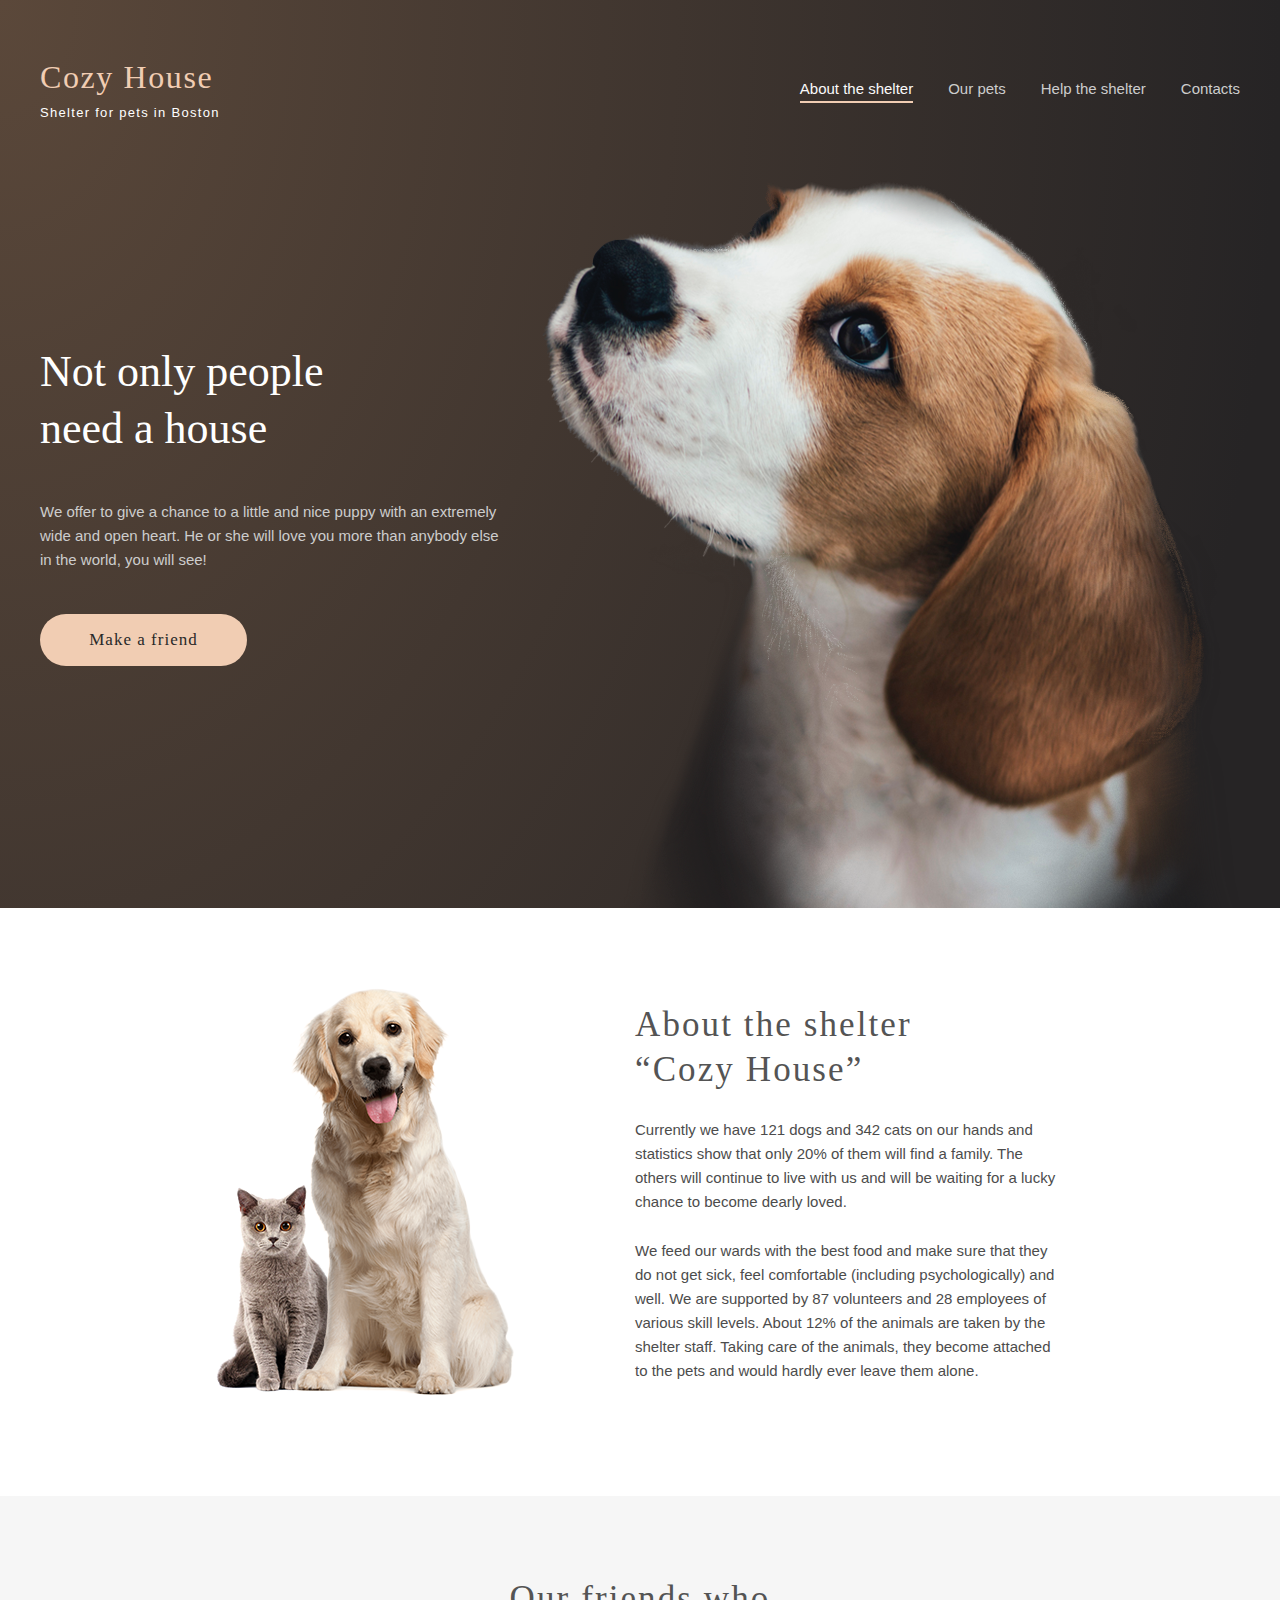
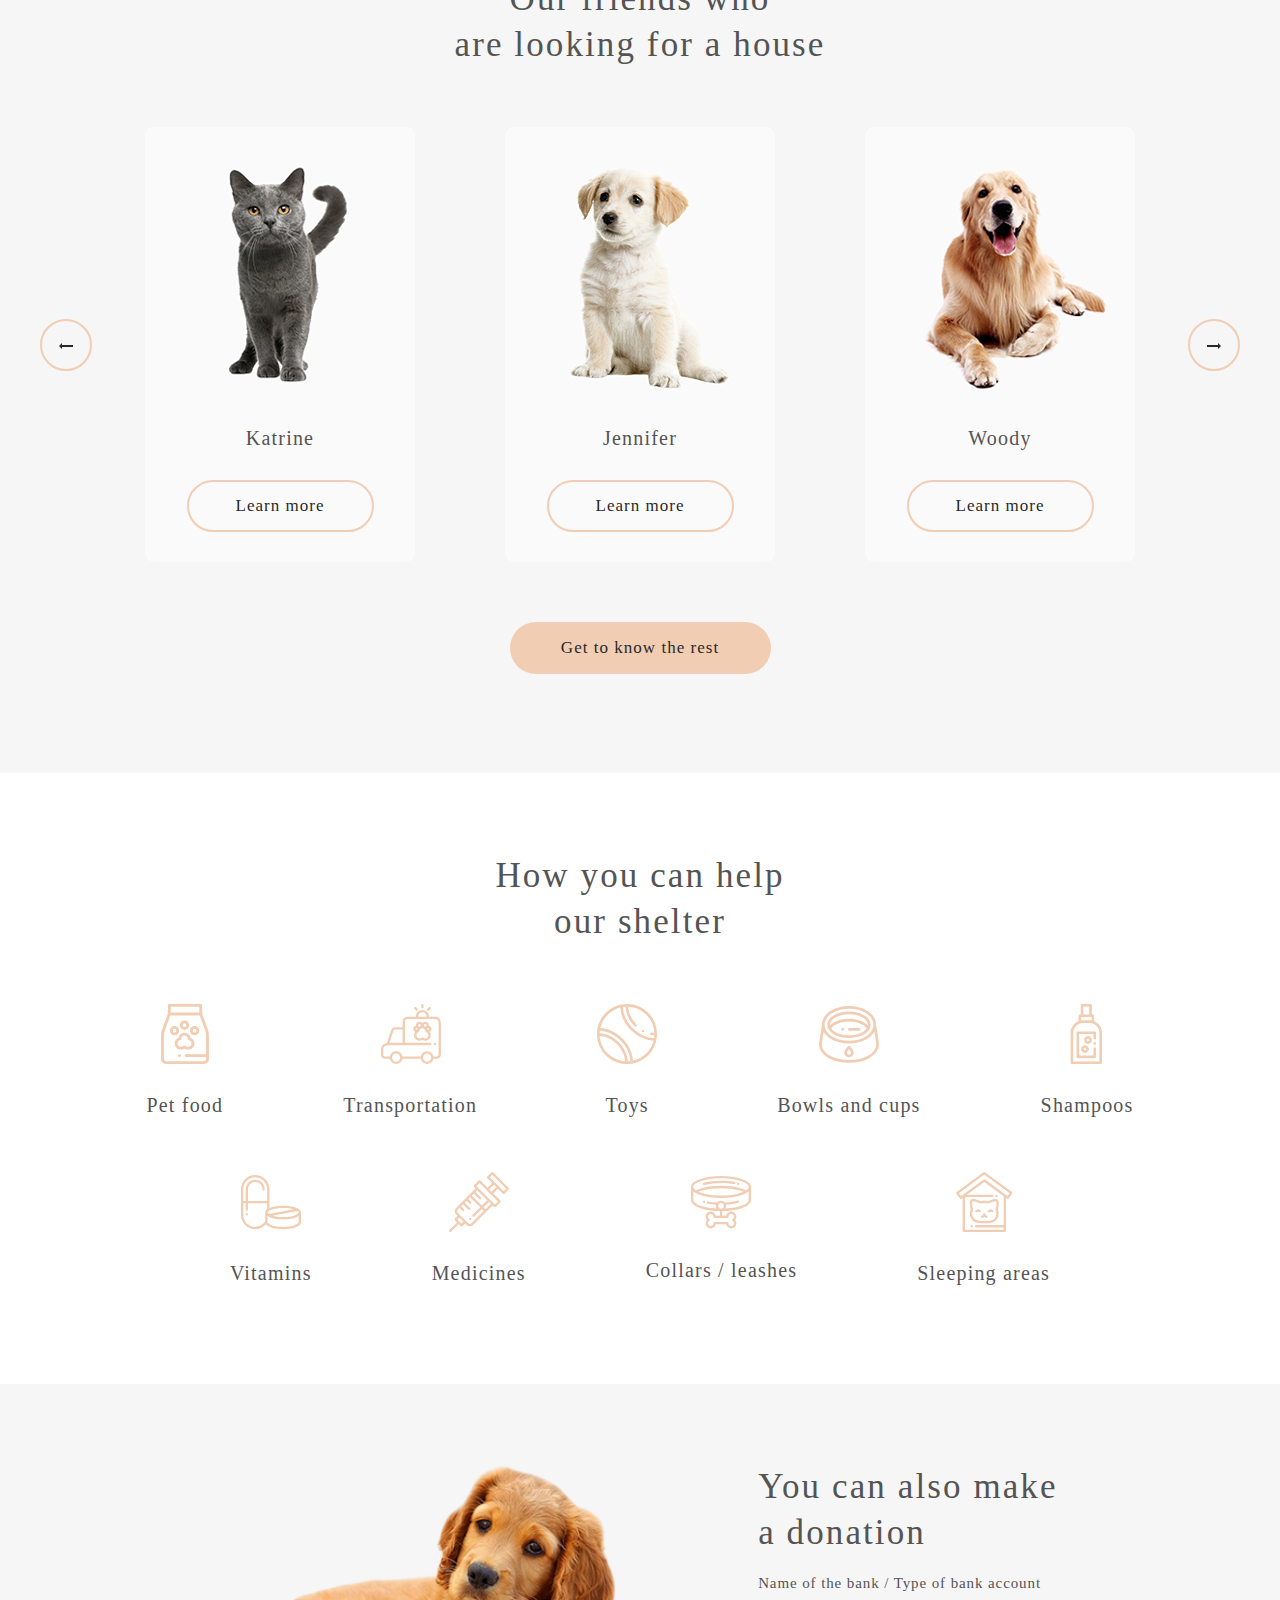
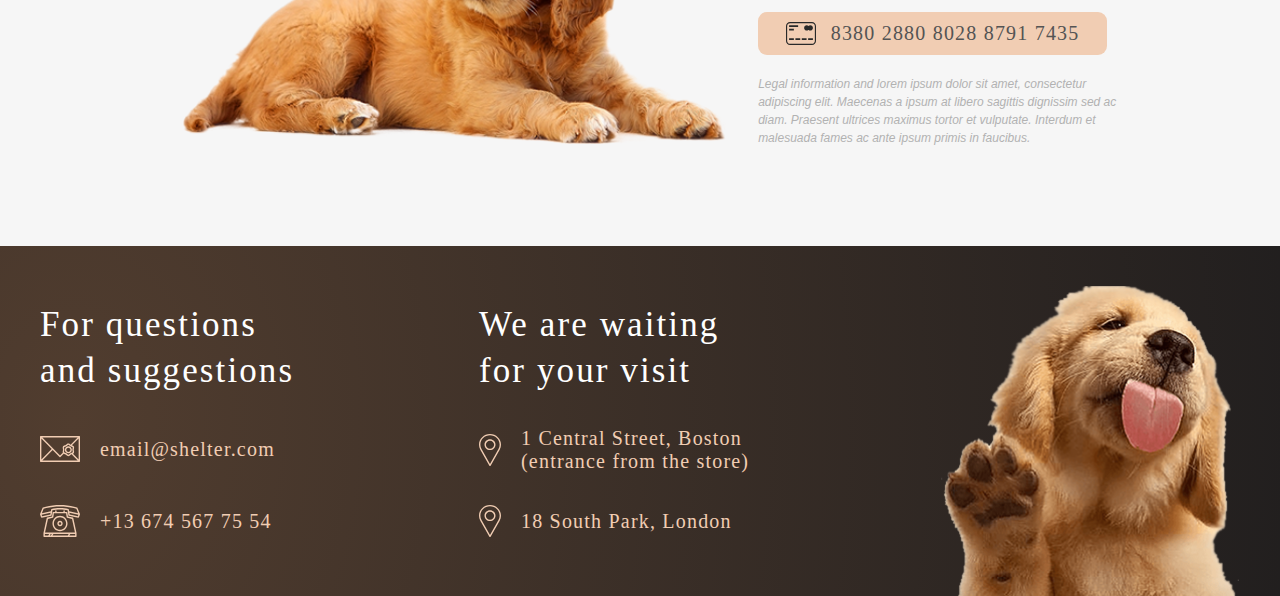
<file: pages/main/index.html>
<!DOCTYPE html>
<html lang="en">
    <head>
        <meta charset="utf-8">
        <meta name="viewport" content="width=device-width, initial-scale=1">
        <title>Shelter</title>
        <link href="http://fonts.cdnfonts.com/css/georgia?styles=27676" rel="stylesheet">
        <link href="http://fonts.cdnfonts.com/css/arial?styles=48878" rel="stylesheet">
        <link rel="stylesheet" href="../sass/style.css">
    </head>
    <body>

        <div class="start_screen_container">
            <div class="wrapper">
                <header class="header_main">
                    <div class="logo">
                        <a href="index.html" class="logo_title">Cozy House</a>
                        <p class="subtitle">Shelter for pets in Boston</p>
                    </div>
                    <nav>
                        <ul class="navigation">
                            <li id="select" class="select"><a href="#" class="navigation__link navigation__link_active">About the shelter</a></li>
                            <li><a href="../pets/index.html" class="navigation__link">Our pets</a></li>
                            <li><a href="#help_anchor" class="navigation__link">Help the shelter</a></li>
                            <li><a href="#footer_anchor" class="navigation__link">Contacts</a></li>
                        </ul>
                    </nav>   
                </header>
                <header class="header_main_mobile">
                    <div class="logo">
                        <a href="index.html" class="logo_title">Cozy House</a>
                        <p class="subtitle">Shelter for pets in Boston</p>
                    </div>
                    <span class="hamburger">
                        <span class="hamburger__line"></span>
                    </span>
                </header>
                <div class="start_screen_content">
                    <div class="content">
                        <h1 class="heading">Not only people need a house</h1>
                        <p class="subheading">We offer to give a chance to a little and nice puppy with an extremely wide and open heart. He or she will love you more than anybody else in the world, you will see!</p>
                        <div class="button_primary__container"><button class="button_primary"><a href="#pets_anchor" class="button_primary__link">Make a friend</a></button></div>
                    </div>
                    <img src="../../assets/images/start-screen-puppy.png" class="start-screen-puppy">
                    <img src="../../assets/images/start-screen-puppy-tablet.png" class="start-screen-puppy-tablet">
                    <img src="../../assets/images/start-screen-puppy-mobile.png" class="start-screen-puppy-mobile">
                </div>
            </div>
        </div>

        <div class="about">
            <div class="wrapper">
                <div class="about_content">
                    <img src="../../assets/images/about-pets.png" alt="about-pets" class="about_pets">
                    <img src="../../assets/images/about-pets-mobile.png" alt="about-pets" class="about_pets_mobile">
                    <div class="about_text">
                        <p class="about_heading">About the shelter “Cozy House”</p>
                        <p class="about_subheading">Currently we have 121 dogs and 342 cats on our hands and statistics show that only 20% of them will find a family. The others will continue to live with us and will be waiting for a lucky chance to become dearly loved.</p>
                        <p class="about_subheading">We feed our wards with the best food and make sure that they do not get sick, feel comfortable (including psychologically) and well. We are supported by 87 volunteers and 28 employees of various skill levels. About 12% of the animals are taken by the shelter staff. Taking care of the animals, they become attached to the pets and would hardly ever leave them alone.</p>
                    </div>
                </div>
            </div>
        </div>

        <div class="pets" id="pets_anchor">
            <div class="wrapper">
                <p class="pets_heading">Our friends who
                    are looking for a house</p>
                <div class="slider">
                    <button class="arrow"><img src="../../assets/icons/left_arrow.svg" alt="arrow"></button>
                    <div class="cards">
                        <div class="card">
                            <img src="../../assets/images/pets-katrine.png" alt="pet">
                            <p class="pet_name">Katrine</p>
                            <button class="card_button"><a href="#" class="button_primary__link">Learn more</a></button>
                        </div>
                        <div class="card card_mobile">
                            <img src="../../assets/images/pets-jennifer.png" alt="pet">
                            <p class="pet_name">Jennifer</p>
                            <button class="card_button"><a href="#" class="button_primary__link">Learn more</a></button>
                        </div>
                        <div class="card card_tablet card_mobile">
                            <img src="../../assets/images/pets-woody.png" alt="pet">
                            <p class="pet_name">Woody</p>
                            <button class="card_button"><a href="#" class="button_primary__link">Learn more</a></button>
                        </div>
                        <div class="arrow_mobile_buttons">
                            <button class="arrow_mobile"><img src="../../assets/icons/left_arrow.svg" alt="arrow"></button>
                            <button class="arrow_mobile"><img src="../../assets/icons/right_arrow.svg" alt="arrow"></button>
                        </div>
                    </div>
                    <button class="arrow"><img src="../../assets/icons/right_arrow.svg" alt="arrow"></button>
                </div>
                <button class="pets_button"><a href="../pets/index.html" class="button_primary__link">Get to know the rest</a></button>
            </div>
        </div>

        <div class="help" id="help_anchor">
            <div class="wrapper">
                <p class="help_heading">How you can help our shelter</p>
                <div class="list">
                    <div class="list__item list__item_margin list__item_tablet">
                        <img src="../../assets/icons/icon-pet-food.svg">
                        <p class="icon_text">Pet food</p>
                    </div>
                    <div class="list__item list__item_margin list__item_tablet">
                        <img src="../../assets/icons/icon-transportation.svg">
                        <p class="icon_text">Transportation</p>
                    </div>
                    <div class="list__item list__item_margin">
                        <img src="../../assets/icons/icon-toys.svg">
                        <p class="icon_text">Toys</p>
                    </div>
                    <div class="list__item list__item_margin list__item_tablet">
                        <img src="../../assets/icons/icon-bowls-and-cups.svg">
                        <p class="icon_text">Bowls and cups</p>
                    </div>
                    <div class="list__item list__item_tablet">
                        <img src="../../assets/icons/icon-shampoos.svg">
                        <p class="icon_text">Shampoos</p>
                    </div>
                    <div class="list__item list__item_margin list__item_down">
                        <img src="../../assets/icons/icon-vitamins.svg">
                        <p class="icon_text">Vitamins</p>
                    </div>
                    <div class="list__item list__item_margin list__item_down list__item_tablet">
                        <img src="../../assets/icons/icon-medicines.svg">
                        <p class="icon_text">Medicines</p>
                    </div>
                    <div class="list__item list__item_margin list__item_down list__item_tablet">
                        <img src="../../assets/icons/collars-or-leashes.svg">
                        <p class="icon_text">Collars / leashes</p>
                    </div>
                    <div class="list__item list__item_down">
                        <img src="../../assets/icons/icon-sleeping-area.svg">
                        <p class="icon_text">Sleeping areas</p>
                    </div>
                </div>
            </div>
        </div>

        <div class="donation">
            <div class="donation_main">
                <img src="../../assets/images/donation-dog.png" alt="doggy">
                <div class="donation_content">
                    <p class="donation_heading">You can also make a donation</p>
                    <p class="donation_subheading">Name of the bank / Type of bank account</p>
                    <button class="donation_button">
                        <img src="../../assets/icons/credit-card.svg" alt="card">
                        <a href="#" class="card_number">8380 2880 8028 8791 7435</a>
                    </button>
                    <p class="donation_info">Legal information and lorem ipsum dolor sit amet, consectetur adipiscing elit. Maecenas a ipsum at libero sagittis dignissim sed ac diam. Praesent ultrices maximus tortor et vulputate. Interdum et malesuada fames ac ante ipsum primis in faucibus.</p>
                </div>
            </div>
        </div>

        <div class="footer" id="footer_anchor">
            <div class="wrapper">
                <div class="footer_content">
                    <div class="contacts">
                        <p class="footer__title footer__title_down">For questions and suggestions</p>
                        <div class="mail">
                            <img src="../../assets/icons/icon-email.svg" alt="mail" id="footer_icon">
                            <a href="mailto:email@shelter.com" class="email">email@shelter.com</a>
                        </div>
                        <div class="phone">
                            <img src="../../assets/icons/icon-phone.svg" alt="phone" id="footer_icon">
                            <a href="tel:+13 674 567 75 54" class="phone_number">+13 674 567 75 54</a>
                        </div>
                    </div>
                    <div class="locations">
                        <p class="footer__title">We are waiting for your visit</p>
                        <div class="boston">
                            <img src="../../assets/icons/icon-marker.svg" alt="marker" id="footer_icon">
                            <a href="https://goo.gl/maps/fVheDGtHzhtAwYUu8" target="_blank" class="boston_loc">1 Central Street, Boston (entrance from the store)</a>
                        </div>
                        <div class="london">
                            <img src="../../assets/icons/icon-marker.svg" alt="marker" id="footer_icon">
                            <a href="https://goo.gl/maps/Y4hBc7qWrHQT5xt7A" target="_blank" class="london_loc">18 South Park, London </a>
                        </div>
                    </div>
                    <img src="../../assets/images/footer-puppy.png" alt="footer_puppy">
                </div>
            </div>
        </div>

    </body>
</html>
</file>
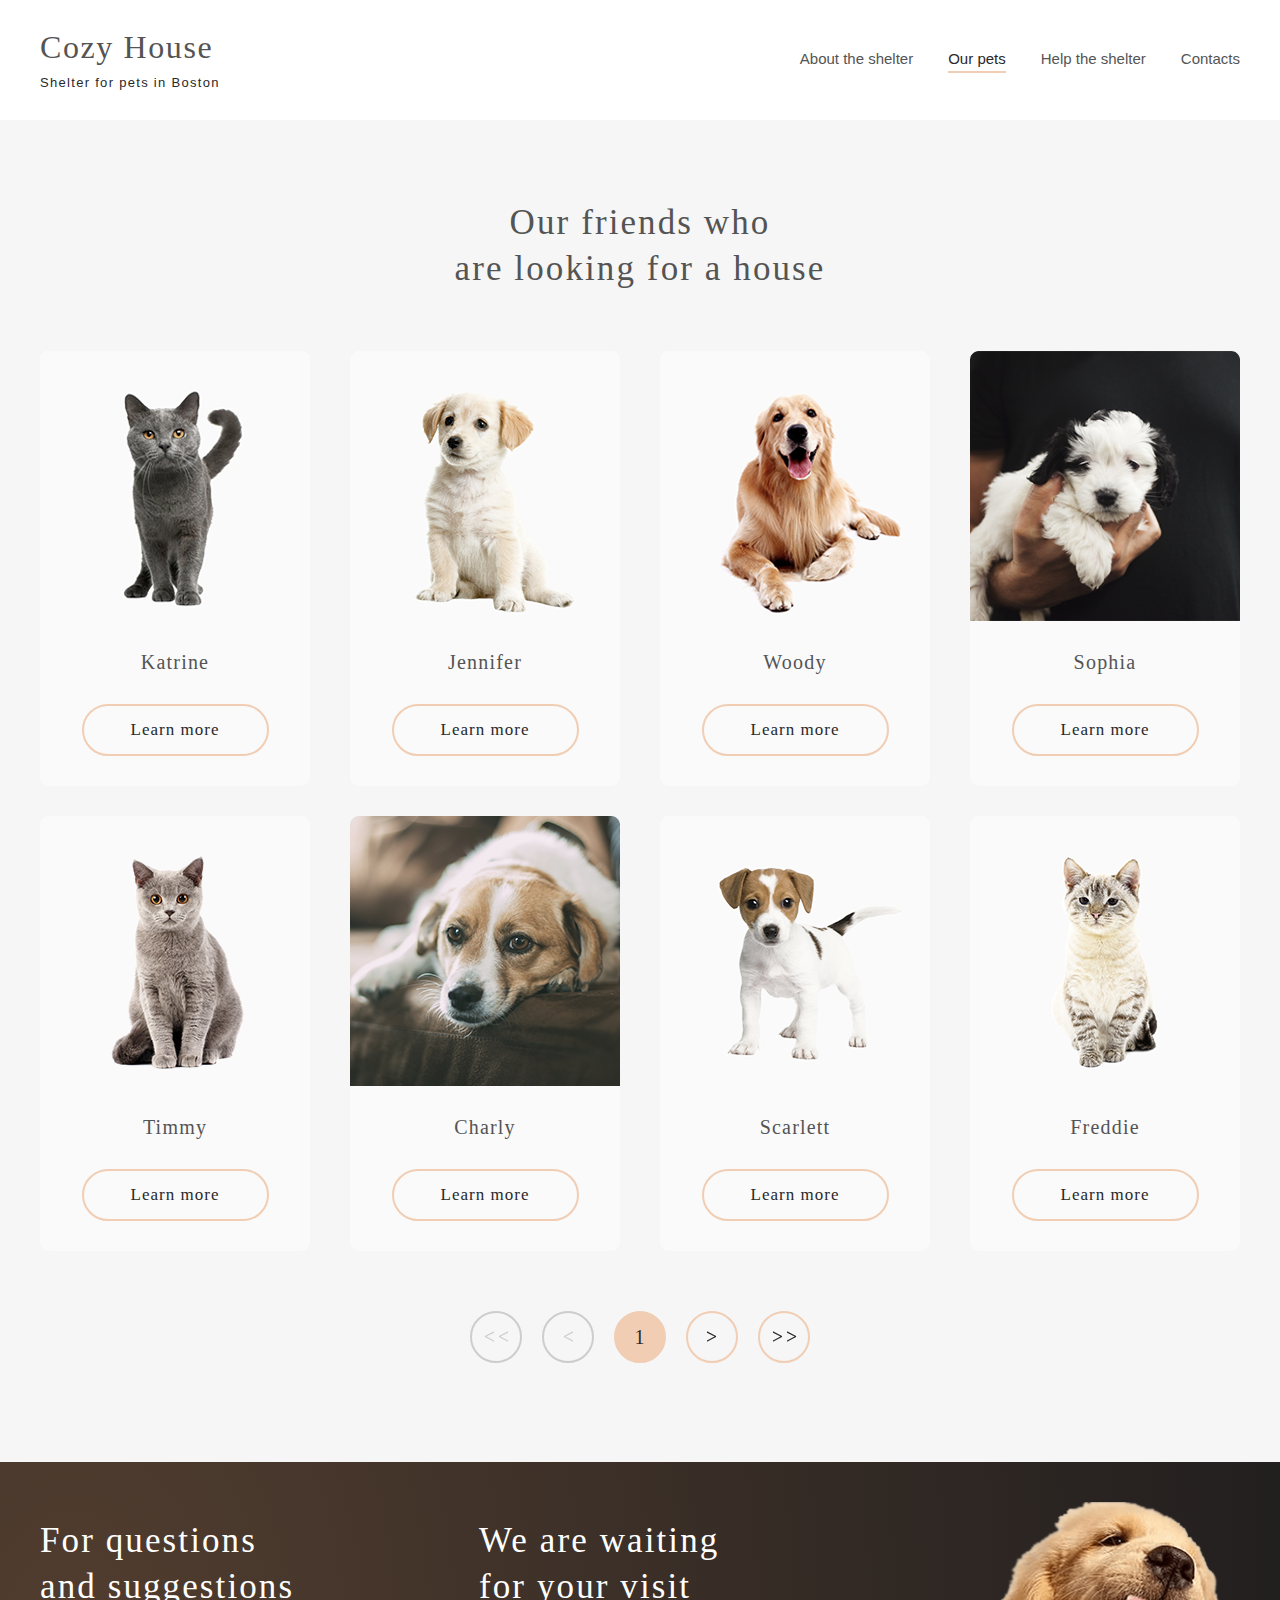
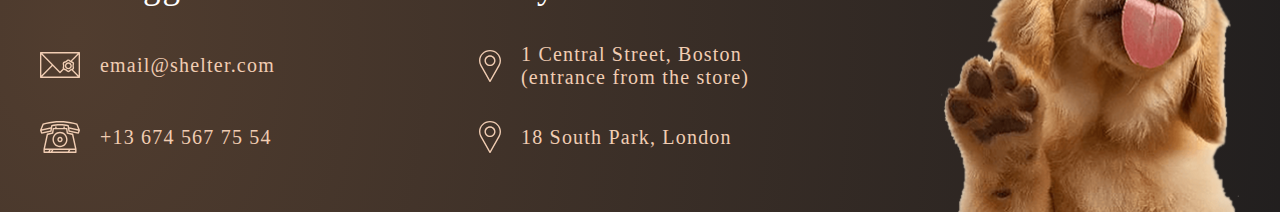
<file: pages/pets/index.html>
<!DOCTYPE html>
<html lang="en">
    <head>
        <meta charset="utf-8">
        <meta name="viewport" content="width=device-width, initial-scale=1">
        <title>Shelter</title>
        <link href="http://fonts.cdnfonts.com/css/georgia?styles=27676" rel="stylesheet">
        <link href="http://fonts.cdnfonts.com/css/arial?styles=48878" rel="stylesheet">
        <link rel="stylesheet" href="../sass/style.css">
    </head>
    <body>
                <header class="header_pets">
                    <div class="header_pets_wrapper">
                    <div class="logo">
                        <a href="../main/index.html" class="logo_title logo_title_pets">Cozy House</a>
                        <p class="subtitle subtitle_pets">Shelter for pets in Boston</p>
                    </div>
                    <nav>
                        <ul class="navigation">
                            <li><a href="../main/index.html" class="navigation__link navigation__link_pets">About the shelter</a></li>
                            <li id="select"><a href="#" class="navigation__link navigation__link_pets navigation__link_active_pets">Our pets</a></li>
                            <li><a href="../main/index.html#help_anchor" class="navigation__link navigation__link_pets">Help the shelter</a></li>
                            <li><a href="#footer_anchor" class="navigation__link navigation__link_pets">Contacts</a></li>
                        </ul>
                    </nav>
                </div>
                </header>
       
        <section class="pets pets_high">
            <div class="wrapper">
                <h1 class="pets_heading">Our friends who
                    are looking for a house</h1>
                <div class="layout-4-column">
                    <div class="card">
                        <img src="../../assets/images/pets-katrine.png" alt="pets-katrine" class="card__image">
                        <p class="pet_name">Katrine</p>
                        <button class="card_button"><a href="#" class="button_primary__link">Learn more</a></button>
                    </div>
                    <div class="card">
                        <img src="../../assets/images/pets-jennifer.png" alt="pets-jennifer" class="card__image">
                        <p class="pet_name">Jennifer</p>
                        <button class="card_button"><a href="#" class="button_primary__link">Learn more</a></button>
                    </div>
                    <div class="card">
                        <img src="../../assets/images/pets-woody.png" alt="pets-woody" class="card__image">
                        <p class="pet_name">Woody</p>
                        <button class="card_button"><a href="#" class="button_primary__link">Learn more</a></button>
                    </div>
                    <div class="card">
                        <img src="../../assets/images/pets-sophia.png" alt="pets-sophia" class="card__image">
                        <p class="pet_name">Sophia</p>
                        <button class="card_button"><a href="#" class="button_primary__link">Learn more</a></button>
                    </div>
                    <div class="card">
                        <img src="../../assets/images/pets-timmy.png" alt="pets-timmy" class="card__image">
                        <p class="pet_name">Timmy</p>
                        <button class="card_button"><a href="#" class="button_primary__link">Learn more</a></button>
                    </div>
                    <div class="card">
                        <img src="../../assets/images/pets-charly.png" alt="pets-charly" class="card__image">
                        <p class="pet_name">Charly</p>
                        <button class="card_button"><a href="#" class="button_primary__link">Learn more</a></button>
                    </div>
                    <div class="card">
                        <img src="../../assets/images/pets-scarlet.png" alt="pets-scarlet" class="card__image">
                        <p class="pet_name">Scarlett</p>
                        <button class="card_button"><a href="#" class="button_primary__link">Learn more</a></button>
                    </div>
                    <div class="card">
                        <img src="../../assets/images/pets-freddie.png" alt="pets-freddie" class="card__image">
                        <p class="pet_name">Freddie</p>
                        <button class="card_button"><a href="#" class="button_primary__link">Learn more</a></button>
                    </div>
                </div>
                <div class="pets_arrows">
                    <button class="button_circle button_disabled">
                        <img src="../../assets/icons/left_double_suffix.svg">
                    </button>
                    <button class="button_circle button_disabled">
                        <img src="../../assets/icons/left_suffix.svg">
                    </button>

                    <button class="button_circle button_color">1</button>

                    <button class="button_circle">
                        <img src="../../assets/icons/right_suffix.svg">
                    </button>
                    <button class="button_circle">
                        <img src="../../assets/icons/right_double_suffix.svg">
                    </button>
                </div>
            </div>
        </section>

        <div class="footer" id="footer_anchor">
            <div class="wrapper">
                <div class="footer_content">
                    <div class="contacts">
                        <p class="footer__title footer__title_down">For questions and suggestions</p>
                        <div class="mail">
                            <img src="../../assets/icons/icon-email.svg" alt="mail" id="footer_icon">
                            <a href="mailto:email@shelter.com" class="email">email@shelter.com</a>
                        </div>
                        <div class="phone">
                            <img src="../../assets/icons/icon-phone.svg" alt="phone" id="footer_icon">
                            <a href="tel:+13 674 567 75 54" class="phone_number">+13 674 567 75 54</a>
                        </div>
                    </div>
                    <div class="locations">
                        <p class="footer__title">We are waiting for your visit</p>
                        <div class="boston">
                            <img src="../../assets/icons/icon-marker.svg" alt="marker" id="footer_icon">
                            <a href="https://goo.gl/maps/fVheDGtHzhtAwYUu8" target="_blank" class="boston_loc">1 Central Street, Boston (entrance from the store)</a>
                        </div>
                        <div class="london">
                            <img src="../../assets/icons/icon-marker.svg" alt="marker" id="footer_icon">
                            <a href="https://goo.gl/maps/Y4hBc7qWrHQT5xt7A" target="_blank" class="london_loc">18 South Park, London </a>
                        </div>
                    </div>
                    <img src="../../assets/images/footer-puppy.png" alt="footer_puppy">
                </div>
            </div>
        </div>

    </body>
</html>
</file>
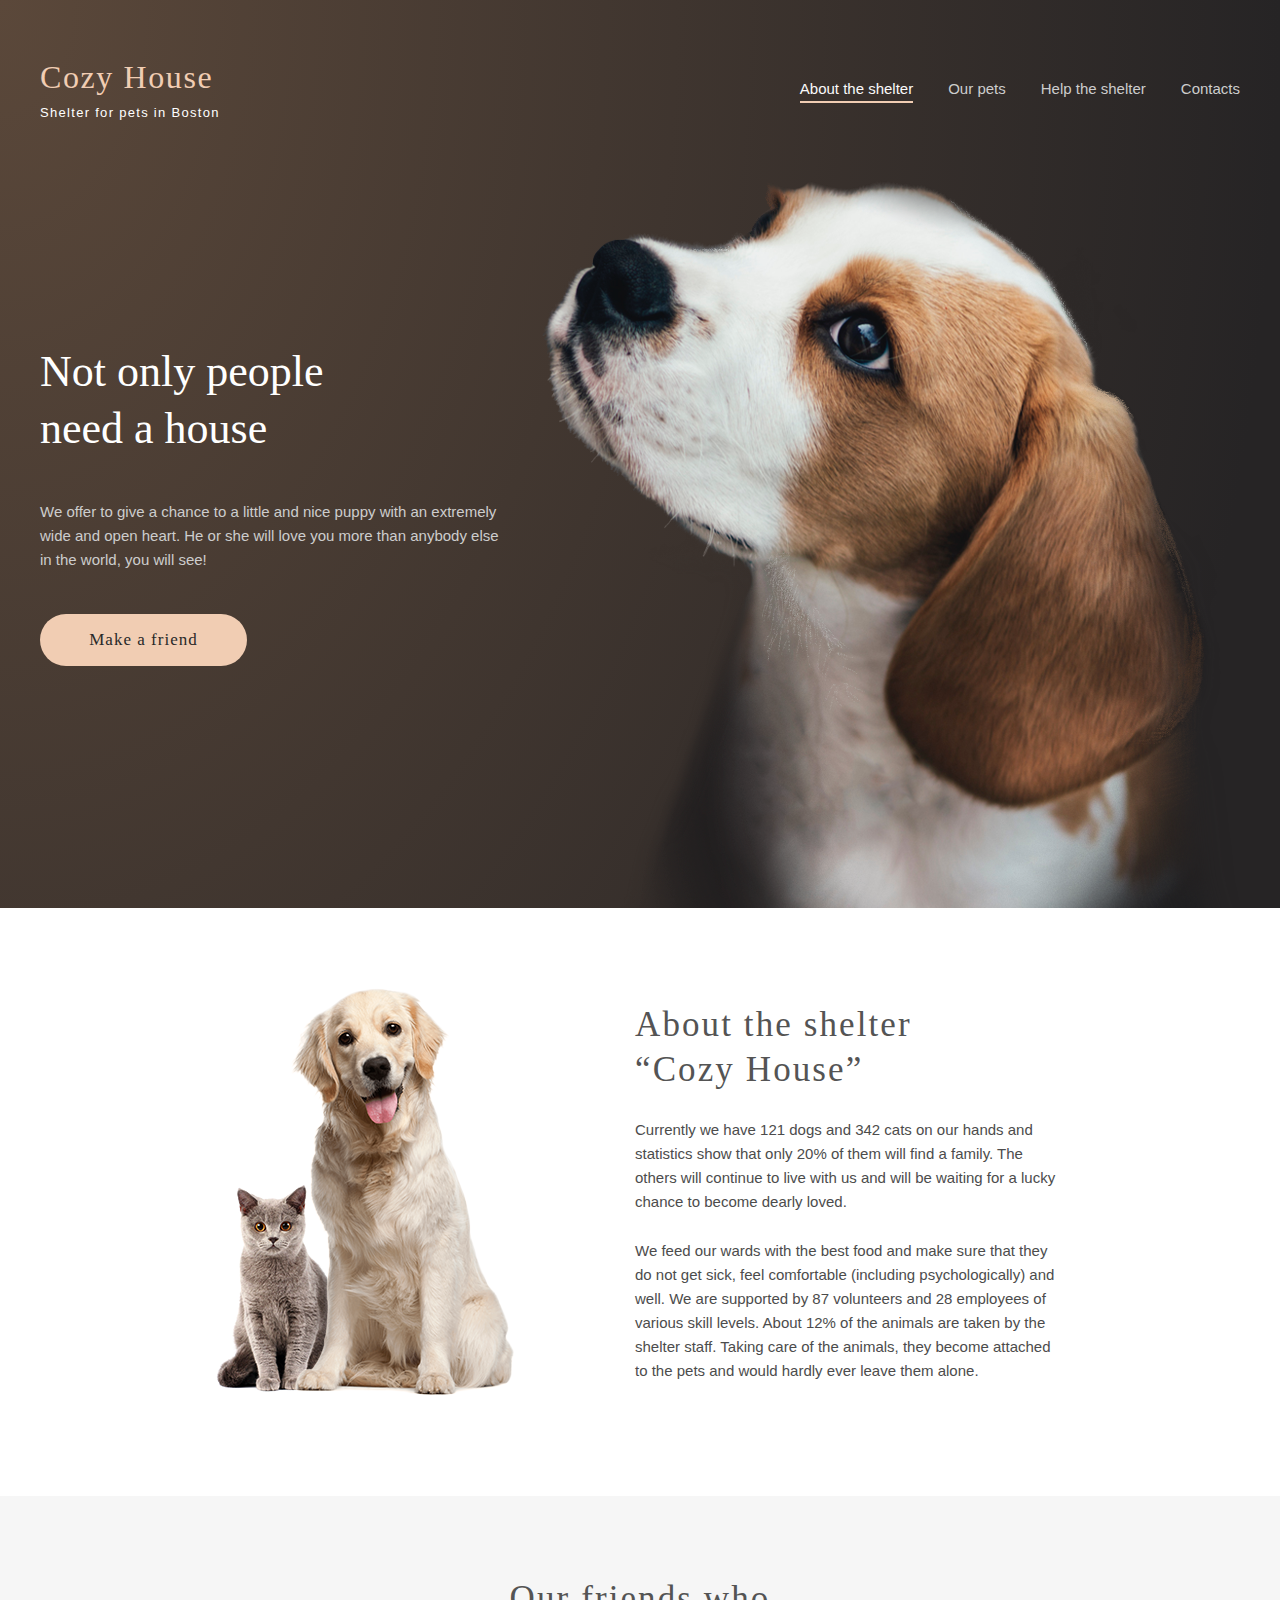
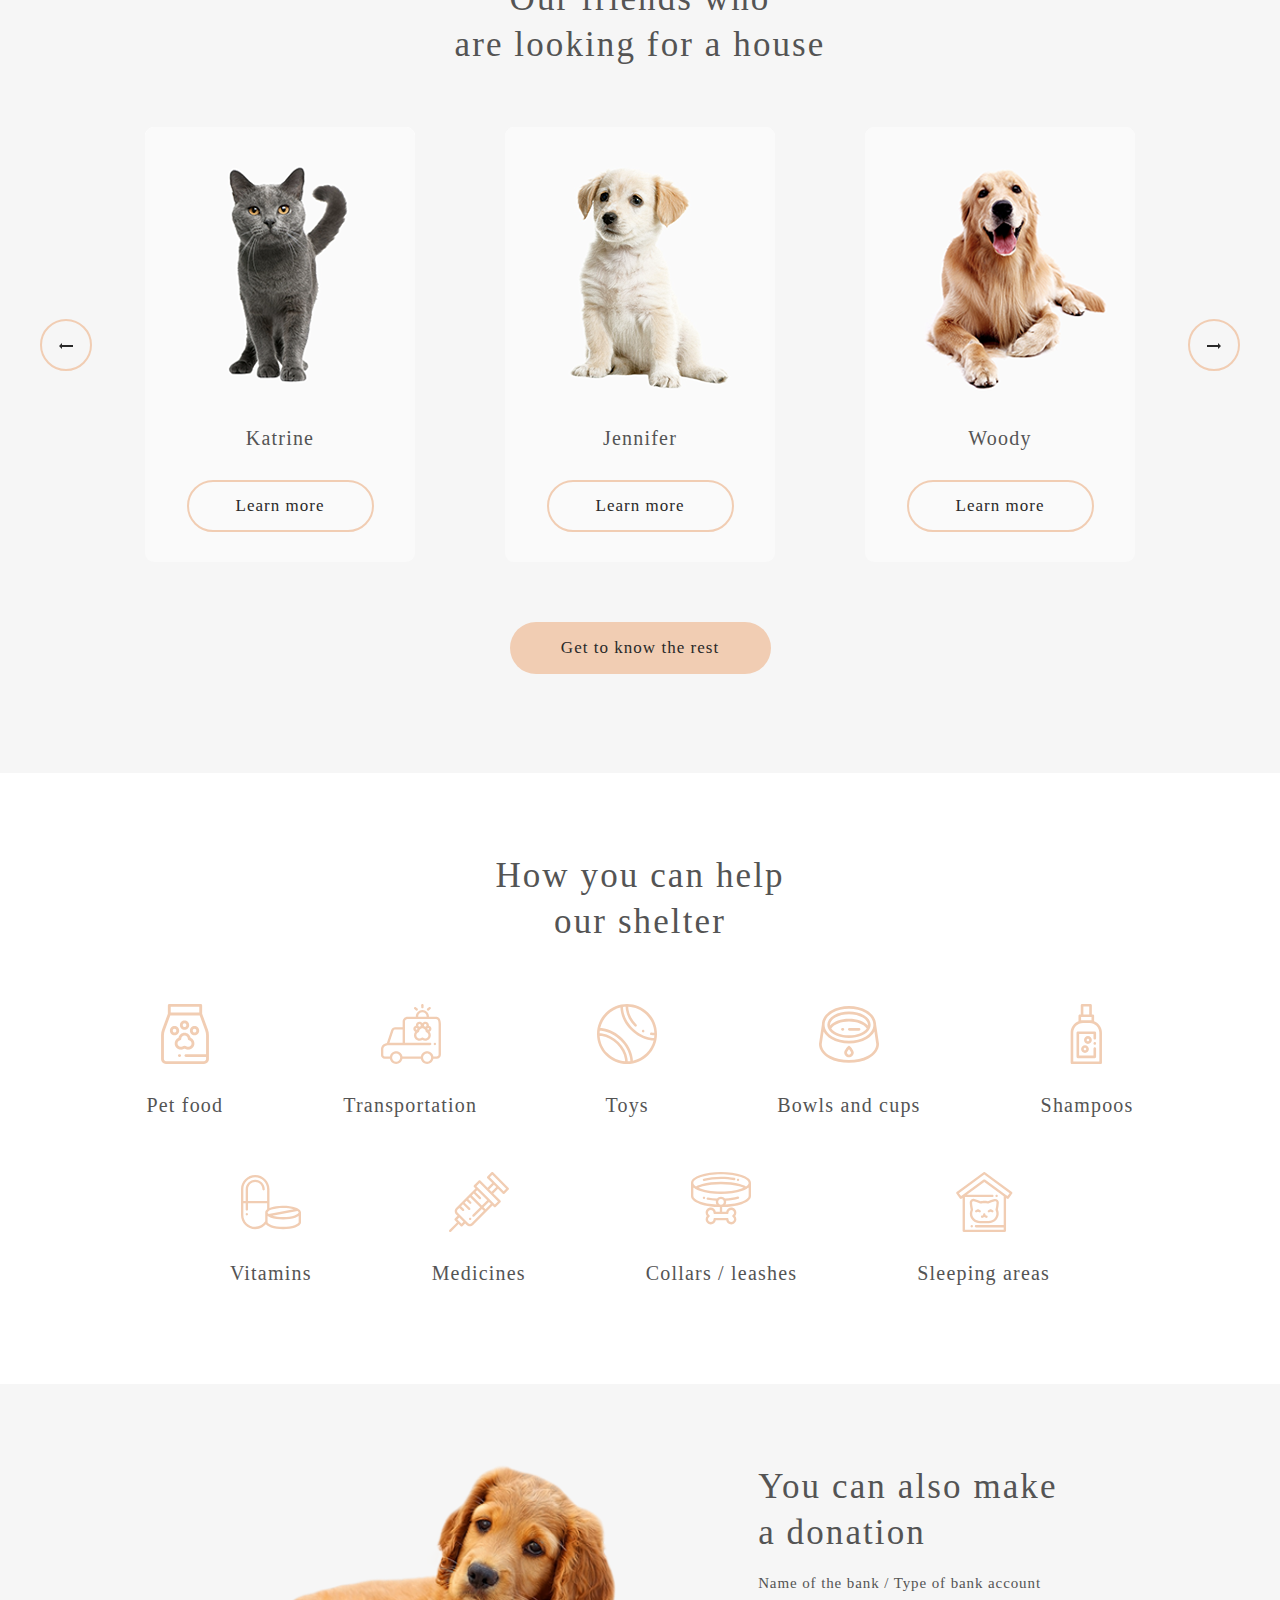
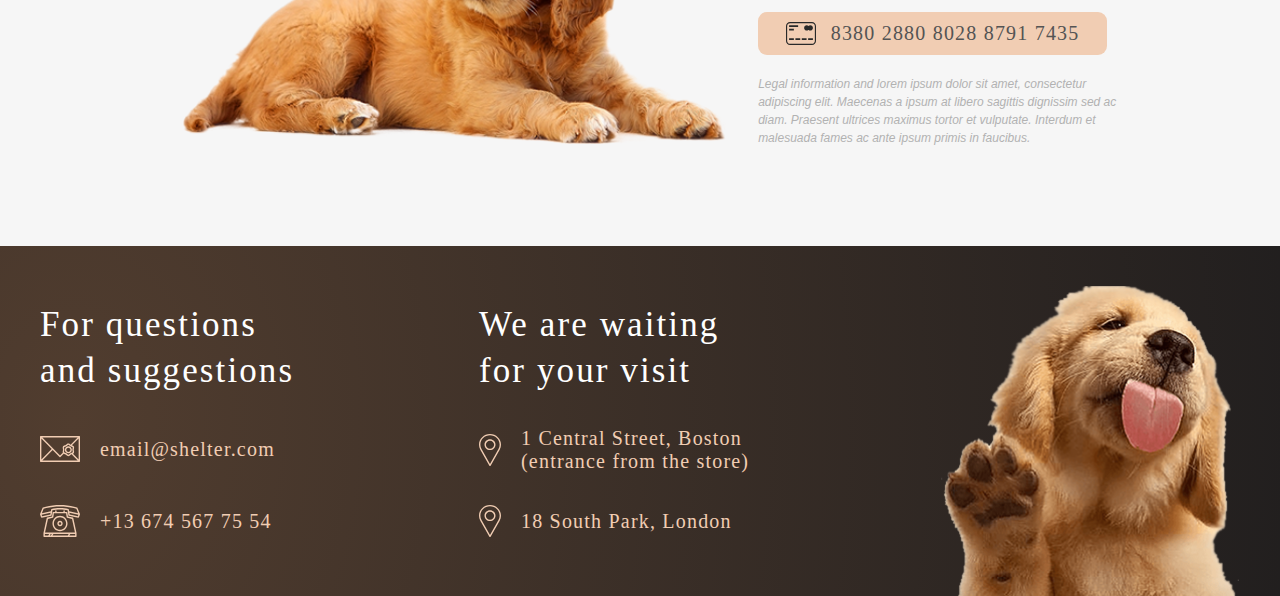
<file: pages/main/index_main.html>
<!DOCTYPE html>
<html lang="en">
    <head>
        <meta charset="utf-8">
        <meta name="viewport" content="width=device-width, initial-scale=1">
        <title>Shelter</title>
        <link href="http://fonts.cdnfonts.com/css/georgia?styles=27676" rel="stylesheet">
        <link href="http://fonts.cdnfonts.com/css/arial?styles=48878" rel="stylesheet">
        <link rel="stylesheet" href="../sass/style.css">
    </head>
    <body>

        <div class="start_screen_container">
            <div class="wrapper">
                <header class="header_main">
                    <div class="logo">
                        <a href="index_main.html" class="logo_title">Cozy House</a>
                        <p class="subtitle">Shelter for pets in Boston</p>
                    </div>
                    <nav>
                        <ul class="navigation">
                            <li id="select" class="select"><a href="#" class="navigation__link navigation__link_active">About the shelter</a></li>
                            <li><a href="../pets/index_pets.html" class="navigation__link">Our pets</a></li>
                            <li><a href="#help_anchor" class="navigation__link">Help the shelter</a></li>
                            <li><a href="#footer_anchor" class="navigation__link">Contacts</a></li>
                        </ul>
                    </nav>   
                </header>
                <header class="header_main_mobile">
                    <div class="logo">
                        <a href="index_main.html" class="logo_title">Cozy House</a>
                        <p class="subtitle">Shelter for pets in Boston</p>
                    </div>
                    <span class="hamburger">
                        <span class="hamburger__line"></span>
                    </span>
                </header>
                <div class="start_screen_content">
                    <div class="content">
                        <h1 class="heading">Not only people need a house</h1>
                        <p class="subheading">We offer to give a chance to a little and nice puppy with an extremely wide and open heart. He or she will love you more than anybody else in the world, you will see!</p>
                        <div class="button_primary__container"><button class="button_primary"><a href="#pets_anchor" class="button_primary__link">Make a friend</a></button></div>
                    </div>
                    <img src="../../assets/images/start-screen-puppy.png" class="start-screen-puppy">
                    <img src="../../assets/images/start-screen-puppy-tablet.png" class="start-screen-puppy-tablet">
                    <img src="../../assets/images/start-screen-puppy-mobile.png" class="start-screen-puppy-mobile">
                </div>
            </div>
        </div>

        <div class="about">
            <div class="wrapper">
                <div class="about_content">
                    <img src="../../assets/images/about-pets.png" alt="about-pets" class="about_pets">
                    <img src="../../assets/images/about-pets-mobile.png" alt="about-pets" class="about_pets_mobile">
                    <div class="about_text">
                        <p class="about_heading">About the shelter “Cozy House”</p>
                        <p class="about_subheading">Currently we have 121 dogs and 342 cats on our hands and statistics show that only 20% of them will find a family. The others will continue to live with us and will be waiting for a lucky chance to become dearly loved.</p>
                        <p class="about_subheading">We feed our wards with the best food and make sure that they do not get sick, feel comfortable (including psychologically) and well. We are supported by 87 volunteers and 28 employees of various skill levels. About 12% of the animals are taken by the shelter staff. Taking care of the animals, they become attached to the pets and would hardly ever leave them alone.</p>
                    </div>
                </div>
            </div>
        </div>

        <div class="pets" id="pets_anchor">
            <div class="wrapper">
                <p class="pets_heading">Our friends who
                    are looking for a house</p>
                <div class="slider">
                    <button class="arrow"><img src="../../assets/icons/left_arrow.svg" alt="arrow"></button>
                    <div class="cards">
                        <div class="card">
                            <img src="../../assets/images/pets-katrine.png" alt="pet">
                            <p class="pet_name">Katrine</p>
                            <button class="card_button"><a href="#" class="button_primary__link">Learn more</a></button>
                        </div>
                        <div class="card card_mobile">
                            <img src="../../assets/images/pets-jennifer.png" alt="pet">
                            <p class="pet_name">Jennifer</p>
                            <button class="card_button"><a href="#" class="button_primary__link">Learn more</a></button>
                        </div>
                        <div class="card card_tablet card_mobile">
                            <img src="../../assets/images/pets-woody.png" alt="pet">
                            <p class="pet_name">Woody</p>
                            <button class="card_button"><a href="#" class="button_primary__link">Learn more</a></button>
                        </div>
                        <div class="arrow_mobile_buttons">
                            <button class="arrow_mobile"><img src="../../assets/icons/left_arrow.svg" alt="arrow"></button>
                            <button class="arrow_mobile"><img src="../../assets/icons/right_arrow.svg" alt="arrow"></button>
                        </div>
                    </div>
                    <button class="arrow"><img src="../../assets/icons/right_arrow.svg" alt="arrow"></button>
                </div>
                <button class="pets_button"><a href="../pets/index.html" class="button_primary__link">Get to know the rest</a></button>
            </div>
        </div>

        <div class="help" id="help_anchor">
            <div class="wrapper">
                <p class="help_heading">How you can help our shelter</p>
                <div class="list">
                    <div class="list__item list__item_margin list__item_tablet">
                        <img src="../../assets/icons/icon-pet-food.svg">
                        <p class="icon_text">Pet food</p>
                    </div>
                    <div class="list__item list__item_margin list__item_tablet">
                        <img src="../../assets/icons/icon-transportation.svg">
                        <p class="icon_text">Transportation</p>
                    </div>
                    <div class="list__item list__item_margin">
                        <img src="../../assets/icons/icon-toys.svg">
                        <p class="icon_text">Toys</p>
                    </div>
                    <div class="list__item list__item_margin list__item_tablet">
                        <img src="../../assets/icons/icon-bowls-and-cups.svg">
                        <p class="icon_text">Bowls and cups</p>
                    </div>
                    <div class="list__item list__item_tablet">
                        <img src="../../assets/icons/icon-shampoos.svg">
                        <p class="icon_text">Shampoos</p>
                    </div>
                    <div class="list__item list__item_margin list__item_down">
                        <img src="../../assets/icons/icon-vitamins.svg">
                        <p class="icon_text">Vitamins</p>
                    </div>
                    <div class="list__item list__item_margin list__item_down list__item_tablet">
                        <img src="../../assets/icons/icon-medicines.svg">
                        <p class="icon_text">Medicines</p>
                    </div>
                    <div class="list__item list__item_margin list__item_down list__item_tablet">
                        <img src="../../assets/icons/collars-or-leashes.svg">
                        <p class="icon_text icon_text_low">Collars / leashes</p>
                    </div>
                    <div class="list__item list__item_down list__item_last">
                        <img src="../../assets/icons/icon-sleeping-area.svg">
                        <p class="icon_text">Sleeping areas</p>
                    </div>
                </div>
            </div>
        </div>

        <div class="donation">
            <div class="donation_main">
                <img src="../../assets/images/donation-dog.png" alt="doggy" class="donation_dog">
                <img src="../../assets/images/donation-dog-mobile.png" alt="doggy" class="donation_dog_mobile">
                <div class="donation_content">
                    <p class="donation_heading">You can also make a donation</p>
                    <p class="donation_subheading">Name of the bank / Type of bank account</p>
                    <button class="donation_button">
                        <img src="../../assets/icons/credit-card.svg" alt="card">
                        <a href="#" class="card_number">8380 2880 8028 8791 7435</a>
                    </button>
                    <p class="donation_info">Legal information and lorem ipsum dolor sit amet, consectetur adipiscing elit. Maecenas a ipsum at libero sagittis dignissim sed ac diam. Praesent ultrices maximus tortor et vulputate. Interdum et malesuada fames ac ante ipsum primis in faucibus.</p>
                </div>
            </div>
        </div>

        <div class="footer" id="footer_anchor">
            <div class="wrapper">
                <div class="footer_content">
                    <div class="contacts">
                        <p class="footer__title footer__title_down">For questions and suggestions</p>
                        <div class="mail">
                            <img src="../../assets/icons/icon-email.svg" alt="mail" id="footer_icon">
                            <a href="mailto:email@shelter.com" class="email">email@shelter.com</a>
                        </div>
                        <div class="phone">
                            <img src="../../assets/icons/icon-phone.svg" alt="phone" id="footer_icon">
                            <a href="tel:+13 674 567 75 54" class="phone_number">+13 674 567 75 54</a>
                        </div>
                    </div>
                    <div class="locations">
                        <p class="footer__title">We are waiting for your visit</p>
                        <div class="boston">
                            <img src="../../assets/icons/icon-marker.svg" alt="marker" id="footer_icon">
                            <a href="https://goo.gl/maps/fVheDGtHzhtAwYUu8" target="_blank" class="boston_loc">1 Central Street, Boston (entrance from the store)</a>
                        </div>
                        <div class="london">
                            <img src="../../assets/icons/icon-marker.svg" alt="marker" id="footer_icon">
                            <a href="https://goo.gl/maps/Y4hBc7qWrHQT5xt7A" target="_blank" class="london_loc">18 South Park, London </a>
                        </div>
                    </div>
                    <img src="../../assets/images/footer-puppy.png" alt="footer_puppy" class="footer_puppy">
                    <img src="../../assets/images/footer-puppy-mobile.png" alt="footer_puppy_mobile" class="footer_puppy_mobile">
                </div>
            </div>
        </div>

    </body>
</html>
</file>
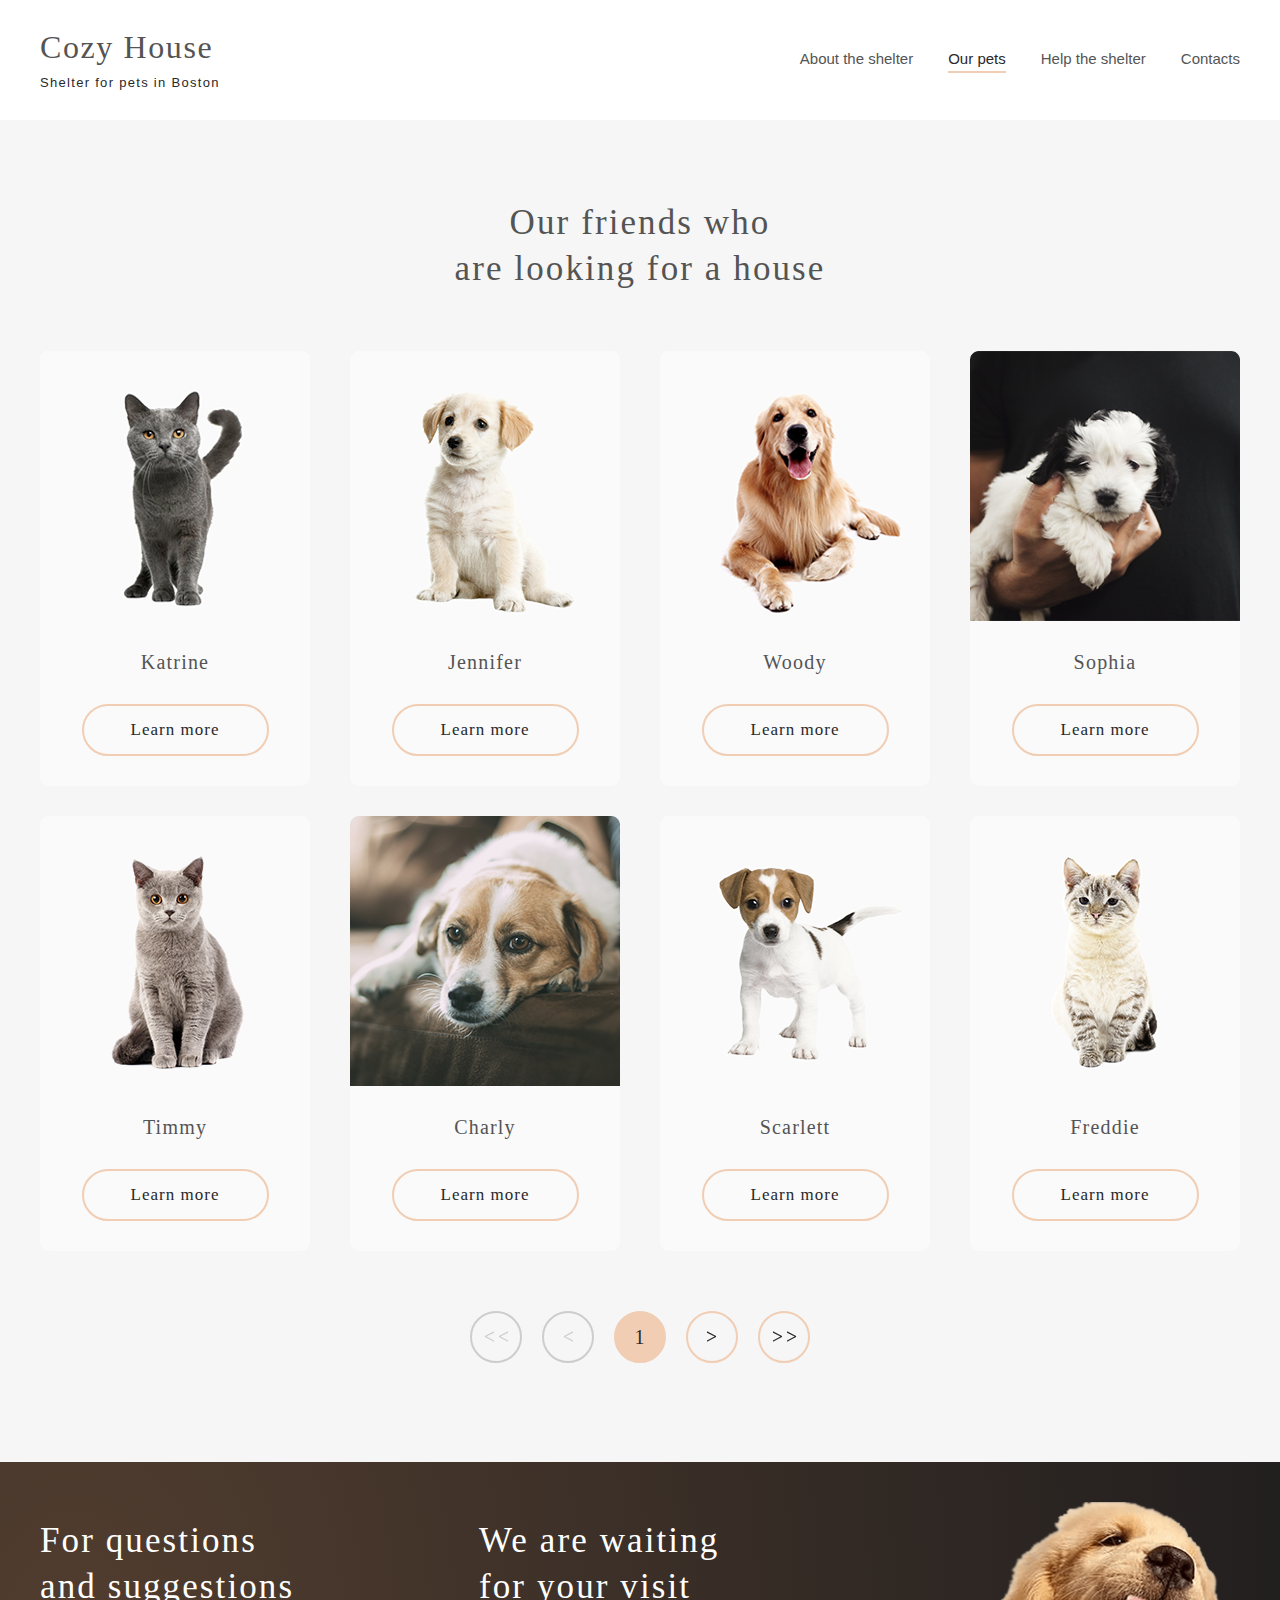
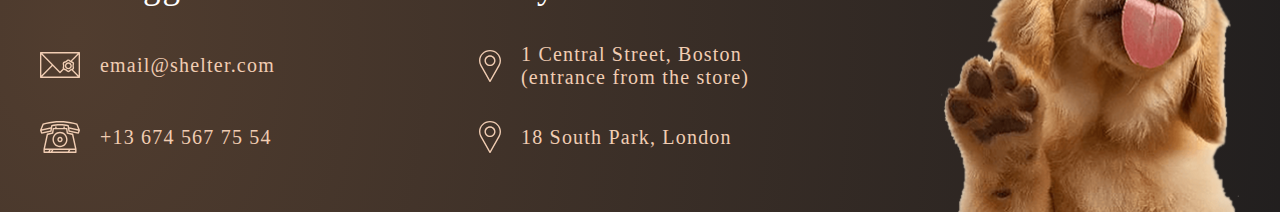
<file: pages/pets/index_pets.html>
<!DOCTYPE html>
<html lang="en">
    <head>
        <meta charset="utf-8">
        <meta name="viewport" content="width=device-width, initial-scale=1">
        <title>Shelter</title>
        <link href="http://fonts.cdnfonts.com/css/georgia?styles=27676" rel="stylesheet">
        <link href="http://fonts.cdnfonts.com/css/arial?styles=48878" rel="stylesheet">
        <link rel="stylesheet" href="../sass/style.css">
    </head>
    <body>
        <header class="header_pets">
            <div class="header_pets_wrapper">
                <div class="logo">
                    <a href="../main/index_main.html" class="logo_title logo_title_pets">Cozy House</a>
                    <p class="subtitle subtitle_pets">Shelter for pets in Boston</p>
                </div>
                <nav>
                    <ul class="navigation">
                        <li><a href="../main/index_main.html" class="navigation__link navigation__link_pets">About the shelter</a></li>
                        <li id="select"><a href="#" class="navigation__link navigation__link_pets navigation__link_active_pets">Our pets</a></li>
                        <li><a href="../main/index_main.html#help_anchor" class="navigation__link navigation__link_pets">Help the shelter</a></li>
                        <li><a href="#footer_anchor" class="navigation__link navigation__link_pets">Contacts</a></li>
                    </ul>
                </nav>
            </div>
        </header>
        <header class="header_pets_mobile">
            <div class="logo">
                <a href="../main/index_main.html" class="logo_title logo_title_pets">Cozy House</a>
                    <p class="subtitle subtitle_pets">Shelter for pets in Boston</p>
            </div>
            <span class="hamburger hamburger_black">
                <span class="hamburger__line hamburger__line_black"></span>
            </span>
        </header>
       
        <section class="pets pets_high">
            <div class="wrapper">
                <h1 class="pets_heading">Our friends who
                    are looking for a house</h1>
                <div class="layout-4-column layout-4-column_tablet layout-4-column_mobile">
                    <div class="card">
                        <img src="../../assets/images/pets-katrine.png" alt="pets-katrine" class="card__image">
                        <p class="pet_name">Katrine</p>
                        <button class="card_button"><a href="#" class="button_primary__link">Learn more</a></button>
                    </div>
                    <div class="card">
                        <img src="../../assets/images/pets-jennifer.png" alt="pets-jennifer" class="card__image">
                        <p class="pet_name">Jennifer</p>
                        <button class="card_button"><a href="#" class="button_primary__link">Learn more</a></button>
                    </div>
                    <div class="card">
                        <img src="../../assets/images/pets-woody.png" alt="pets-woody" class="card__image">
                        <p class="pet_name">Woody</p>
                        <button class="card_button"><a href="#" class="button_primary__link">Learn more</a></button>
                    </div>
                    <div class="card card__pets_mobile">
                        <img src="../../assets/images/pets-sophia.png" alt="pets-sophia" class="card__image">
                        <p class="pet_name">Sophia</p>
                        <button class="card_button"><a href="#" class="button_primary__link">Learn more</a></button>
                    </div>
                    <div class="card card__pets_mobile">
                        <img src="../../assets/images/pets-timmy.png" alt="pets-timmy" class="card__image">
                        <p class="pet_name">Timmy</p>
                        <button class="card_button"><a href="#" class="button_primary__link">Learn more</a></button>
                    </div>
                    <div class="card card__pets_mobile">
                        <img src="../../assets/images/pets-charly.png" alt="pets-charly" class="card__image">
                        <p class="pet_name">Charly</p>
                        <button class="card_button"><a href="#" class="button_primary__link">Learn more</a></button>
                    </div>
                    <div class="card card_tablet card__pets_mobile">
                        <img src="../../assets/images/pets-scarlet.png" alt="pets-scarlet" class="card__image">
                        <p class="pet_name">Scarlett</p>
                        <button class="card_button"><a href="#" class="button_primary__link">Learn more</a></button>
                    </div>
                    <div class="card card_tablet card__pets_mobile">
                        <img src="../../assets/images/pets-freddie.png" alt="pets-freddie" class="card__image">
                        <p class="pet_name">Freddie</p>
                        <button class="card_button"><a href="#" class="button_primary__link">Learn more</a></button>
                    </div>
                </div>
                <div class="pets_arrows">
                    <button class="button_circle button_disabled">
                        <img src="../../assets/icons/left_double_suffix.svg">
                    </button>
                    <button class="button_circle button_disabled">
                        <img src="../../assets/icons/left_suffix.svg">
                    </button>

                    <button class="button_circle button_color">1</button>

                    <button class="button_circle">
                        <img src="../../assets/icons/right_suffix.svg">
                    </button>
                    <button class="button_circle">
                        <img src="../../assets/icons/right_double_suffix.svg">
                    </button>
                </div>
            </div>
        </section>

        <div class="footer footer_pets" id="footer_anchor">
            <div class="wrapper">
                <div class="footer_content">
                    <div class="contacts">
                        <p class="footer__title footer__title_down">For questions and suggestions</p>
                        <div class="mail">
                            <img src="../../assets/icons/icon-email.svg" alt="mail" id="footer_icon">
                            <a href="mailto:email@shelter.com" class="email">email@shelter.com</a>
                        </div>
                        <div class="phone">
                            <img src="../../assets/icons/icon-phone.svg" alt="phone" id="footer_icon">
                            <a href="tel:+13 674 567 75 54" class="phone_number">+13 674 567 75 54</a>
                        </div>
                    </div>
                    <div class="locations">
                        <p class="footer__title">We are waiting for your visit</p>
                        <div class="boston">
                            <img src="../../assets/icons/icon-marker.svg" alt="marker" id="footer_icon">
                            <a href="https://goo.gl/maps/fVheDGtHzhtAwYUu8" target="_blank" class="boston_loc">1 Central Street, Boston (entrance from the store)</a>
                        </div>
                        <div class="london">
                            <img src="../../assets/icons/icon-marker.svg" alt="marker" id="footer_icon">
                            <a href="https://goo.gl/maps/Y4hBc7qWrHQT5xt7A" target="_blank" class="london_loc">18 South Park, London </a>
                        </div>
                    </div>
                    <img src="../../assets/images/footer-puppy.png" alt="footer_puppy" class="footer_puppy">
                    <img src="../../assets/images/footer-puppy-mobile.png" alt="footer_puppy_mobile" class="footer_puppy_mobile">
                </div>
            </div>
        </div>

    </body>
</html>
</file>
<file: pages/sass/style.css>
/*@mixin media-mobile {
    @media (max-width: 320px) { @content; }
}*/
/*@mixin media-mobile-s {
    @media (max-width: 320px) { @content; }
}*/
* {
  padding: 0;
  margin: 0;
  -webkit-box-sizing: border-box;
          box-sizing: border-box;
}

a {
  text-decoration: none;
}

ul {
  list-style-type: none;
}

.hamburger::before, .hamburger::after, .hamburger__line {
  content: '';
  position: absolute;
  background-color: #F1CDB3;
  display: inline-block;
  width: 100%;
  height: 2px;
}

.hamburger_black::before, .hamburger_black::after, .hamburger__line_black {
  background-color: #000000;
}

.hamburger {
  width: 30px;
  height: 22px;
  position: relative;
}

.hamburger::before {
  top: 0px;
  left: 0px;
}

.hamburger::after {
  bottom: 0px;
  left: 0px;
}

.hamburger__line {
  left: 0px;
  top: calc(50% - 1px);
}

.button_primary {
  width: 207px;
  height: 52px;
  background: #F1CDB3;
  border-radius: 100px;
  border: none;
}

.button_primary:hover {
  background: #F6F6F6;
}

.button_primary__link {
  font-family: 'Georgia';
  font-style: normal;
  font-weight: 400;
  font-size: 17px;
  line-height: 130%;
  letter-spacing: 0.06em;
  color: #292929;
}

.arrow, .arrow_mobile {
  width: 52px;
  height: 52px;
  border: 2px solid #F1CDB3;
  border-radius: 100px;
  background: transparent;
}

.arrow:hover {
  background: #FDDCC4;
  cursor: pointer;
}

.card_button {
  width: 187px;
  height: 52px;
  border: 2px solid #F1CDB3;
  border-radius: 100px;
  background: transparent;
  margin-bottom: 30px;
}

.card_button:hover {
  cursor: pointer;
}

.pets_button {
  width: 261px;
  height: 52px;
  background: #F1CDB3;
  border-radius: 100px;
  border: none;
  display: block;
  margin: 60px auto;
}

.pets_button:hover {
  background: #FDDCC4;
  cursor: pointer;
}

.donation_button {
  width: 349px;
  height: 43px;
  background: #F1CDB3;
  border-radius: 9px;
  border: none;
  display: -webkit-box;
  display: -ms-flexbox;
  display: flex;
  -webkit-box-align: center;
      -ms-flex-align: center;
          align-items: center;
  -webkit-box-pack: center;
      -ms-flex-pack: center;
          justify-content: center;
  margin-bottom: 20px;
}

.donation_button .card_number {
  font-family: 'Georgia';
  font-style: normal;
  font-weight: 400;
  font-size: 20px;
  line-height: 23px;
  letter-spacing: 0.06em;
  color: #545454;
  margin-left: 15px;
}

.donation_button:hover {
  background: #FDDCC4;
  cursor: pointer;
}

.button_circle {
  width: 52px;
  height: 52px;
  border-radius: 100px;
  border: 2px solid #F1CDB3;
  background: none;
}

.button_circle:hover {
  cursor: pointer;
}

.button_disabled {
  border: 2px solid #CDCDCD;
}

.button_color {
  background: #F1CDB3;
  border: 2px solid #F1CDB3;
  -webkit-box-align: center;
      -ms-flex-align: center;
          align-items: center;
  font-family: 'Georgia';
  font-style: normal;
  font-weight: 400;
  font-size: 20px;
  line-height: 115%;
  letter-spacing: 0.06em;
  color: #292929;
}

.wrapper {
  width: 1200px;
  margin: 0 auto;
}

.header_pets_wrapper {
  width: 1200px;
  display: -webkit-box;
  display: -ms-flexbox;
  display: flex;
  -webkit-box-pack: justify;
      -ms-flex-pack: justify;
          justify-content: space-between;
  -webkit-box-align: center;
      -ms-flex-align: center;
          align-items: center;
  margin: 0 auto;
}

@media (min-width: 577px) and (max-width: 1024px) {
  .wrapper {
    width: 708px;
    margin: 0 auto;
  }
}

@media (min-width: 320px) and (max-width: 576px) {
  .wrapper {
    width: 375px;
    margin: 0 auto;
  }
}

/*
@include media-mobile-s {
    .wrapper {
        width: 300px;
        margin: 0 auto;
        //border: 1px solid red;
    }
}*/
.start_screen_container {
  background: radial-gradient(100% 215.42% at 0% 0%, #5B483A 0%, #262425 100%);
  height: 908px;
}

.start_screen_content {
  display: -webkit-box;
  display: -ms-flexbox;
  display: flex;
  -webkit-box-pack: justify;
      -ms-flex-pack: justify;
          justify-content: space-between;
  padding-top: 60px;
}

.content {
  padding-top: 163px;
}

.heading {
  width: 310px;
  margin-bottom: 42px;
  font-family: 'Georgia';
  font-style: normal;
  font-weight: 400;
  font-size: 44px;
  line-height: 130%;
  color: #FFFFFF;
}

.subheading {
  width: 460px;
  margin-bottom: 42px;
  font-family: 'Arial';
  font-style: normal;
  font-weight: 400;
  font-size: 15px;
  line-height: 160%;
  color: #CDCDCD;
}

.start-screen-puppy-tablet, .start-screen-puppy-mobile {
  display: none;
}

@media (min-width: 577px) and (max-width: 1024px) {
  .start_screen_content {
    -ms-flex-wrap: wrap;
        flex-wrap: wrap;
  }
  .start-screen-puppy {
    display: none;
  }
  .start-screen-puppy-tablet {
    display: block;
    margin-left: 139px;
    padding-top: 100px;
  }
  .start_screen_container {
    height: 1166px;
  }
  .start_screen_content {
    padding-top: 0px;
  }
  .content {
    padding-top: 60px;
    margin: 0 auto;
  }
  .button_primary__container {
    width: 207px;
    margin: 0 auto;
  }
}

@media (min-width: 320px) and (max-width: 576px) {
  .start_screen_container {
    height: 823px;
  }
  .start_screen_content {
    -webkit-box-orient: vertical;
    -webkit-box-direction: normal;
        -ms-flex-direction: column;
            flex-direction: column;
    -webkit-box-align: center;
        -ms-flex-align: center;
            align-items: center;
  }
  .heading {
    width: 300px;
    font-size: 35px;
    text-align: center;
    margin-bottom: 0px;
  }
  .subheading {
    width: 300px;
    text-align: center;
    margin-bottom: 0px;
  }
  .start-screen-puppy, .start-screen-puppy-tablet {
    display: none;
  }
  .start-screen-puppy-mobile {
    width: 260px;
    display: block;
    margin: 105px 0 0 40px;
  }
  .content {
    height: 296px;
    display: -webkit-box;
    display: -ms-flexbox;
    display: flex;
    -webkit-box-orient: vertical;
    -webkit-box-direction: normal;
        -ms-flex-direction: column;
            flex-direction: column;
    -webkit-box-pack: justify;
        -ms-flex-pack: justify;
            justify-content: space-between;
    -webkit-box-align: center;
        -ms-flex-align: center;
            align-items: center;
    padding-top: 0px;
    margin-top: 0px;
  }
}

/*@include media-mobile-s {
    .start_screen_container {
        height: 823px;
    }
    .start_screen_content {
        flex-direction: column;
        align-items: center;
    }
    .heading {
        width: 257px;
        //margin: 0 auto;
        font-size: 25px;
        text-align: center;
        margin-bottom: 0px;
    }
    .subheading {
        width: 300px;
        text-align: center;
        margin-bottom: 0px;
    }
    .start-screen-puppy, .start-screen-puppy-tablet {
        display: none;
    }
    .start-screen-puppy-mobile {
        width: 260px;
        display: block;
        //margin-left: 40px;
        //margin-top: 105px;
        margin: 105px 0 0 40px;
    }
    .content {
        //border: 1px solid rgb(56, 245, 9);
        height: 296px;
        display: flex;
        flex-direction: column;
        justify-content: space-between;
        align-items: center;
        padding-top: 0px;
        margin-top: 60px;
    }
}*/
.header_main {
  padding-top: 60px;
  display: -webkit-box;
  display: -ms-flexbox;
  display: flex;
  -webkit-box-pack: justify;
      -ms-flex-pack: justify;
          justify-content: space-between;
  -webkit-box-align: center;
      -ms-flex-align: center;
          align-items: center;
}

.header_main_mobile {
  display: none;
}

.navigation {
  display: -webkit-box;
  display: -ms-flexbox;
  display: flex;
}

.navigation li {
  margin-left: 35px;
}

.navigation li:hover {
  border-bottom: 2px solid #F1CDB3;
}

#select {
  border-bottom: 2px solid #F1CDB3;
}

.navigation__link {
  font-family: 'Arial';
  font-style: normal;
  font-weight: 400;
  font-size: 15px;
  line-height: 160%;
  color: #CDCDCD;
}

.navigation__link_active {
  color: #FAFAFA;
}

.logo_title {
  font-family: 'Georgia';
  font-style: normal;
  font-weight: 400;
  font-size: 32px;
  line-height: 110%;
  color: #F1CDB3;
  letter-spacing: 0.05em;
}

.subtitle {
  font-family: 'Arial';
  font-style: normal;
  font-weight: 400;
  font-size: 13px;
  line-height: 15px;
  letter-spacing: 0.1em;
  color: #FFFFFF;
  padding-top: 10px;
}

@media (min-width: 577px) and (max-width: 1024px) {
  .header_main {
    padding-top: 30px;
  }
}

@media (min-width: 320px) and (max-width: 576px) {
  .header_main {
    display: none;
  }
  .header_main_mobile {
    width: 375px;
    display: -webkit-box;
    display: -ms-flexbox;
    display: flex;
    -webkit-box-pack: justify;
        -ms-flex-pack: justify;
            justify-content: space-between;
    -webkit-box-align: center;
        -ms-flex-align: center;
            align-items: center;
    width: 350px;
    margin: 0 auto;
    padding-top: 30px;
  }
}

.about {
  height: 588px;
}

.about_content {
  padding-top: 80px;
  display: -webkit-box;
  display: -ms-flexbox;
  display: flex;
  -webkit-box-pack: justify;
      -ms-flex-pack: justify;
          justify-content: space-between;
  -webkit-box-align: center;
      -ms-flex-align: center;
          align-items: center;
  width: 850px;
  margin: auto;
}

.about_pets_mobile {
  display: none;
}

.about_text {
  margin-left: 120px;
}

.about_subheading {
  margin-top: 25px;
  font-family: 'Arial';
  font-style: normal;
  font-weight: 400;
  font-size: 15px;
  line-height: 160%;
  color: #4C4C4C;
}

.about_heading {
  width: 370px;
  font-family: 'Georgia';
  font-style: normal;
  font-weight: 400;
  font-size: 35px;
  line-height: 130%;
  letter-spacing: 0.06em;
  color: #545454;
}

@media (min-width: 577px) and (max-width: 1024px) {
  .about {
    height: 1048px;
  }
  .about_pets_mobile {
    display: none;
  }
  .about_content {
    -ms-flex-wrap: wrap-reverse;
        flex-wrap: wrap-reverse;
    -webkit-box-pack: center;
        -ms-flex-pack: center;
            justify-content: center;
    width: 430px;
  }
  .about_text {
    margin-left: 0px;
    margin-bottom: 80px;
  }
}

@media (min-width: 320px) and (max-width: 576px) {
  .about {
    height: 974px;
  }
  .about_pets {
    display: none;
  }
  .about_content {
    width: 300px;
    padding: 0px;
    -webkit-box-orient: vertical;
    -webkit-box-direction: reverse;
        -ms-flex-direction: column-reverse;
            flex-direction: column-reverse;
  }
  .about_pets_mobile {
    display: block;
    margin-top: 50px;
  }
  .about_text {
    margin: 0 auto;
    width: 300px;
  }
  .about_heading {
    padding-top: 42px;
    width: 300px;
    font-size: 30px;
    text-align: center;
  }
  .about_subheading {
    font-size: 15px;
    text-align: justify;
  }
}

/*
@include media-mobile-s {
    .about {
        height: 974px;
    }
    .about_pets {
        display: none;
    }
    .about_content {
        width: 270px;
        padding: 0px;
    }
    .about_pets_mobile {
        display: block;  
        margin-top: 42px;
    }
    .about_text {
        margin: 0 auto;
        width: 270px;
    }
    .about_heading {
        padding-top: 42px;
        width: 270px;
        font-size: 25px;
        text-align: center;
    }
    .about_subheading {
        font-size: 15px;
        text-align: justify;
    }
}
*/
.pets {
  background: #F6F6F6;
  height: 877px;
}

.pets_heading {
  font-family: 'Georgia';
  font-style: normal;
  font-weight: 400;
  font-size: 35px;
  line-height: 130%;
  letter-spacing: 0.06em;
  color: #545454;
  width: 400px;
  text-align: center;
  margin: auto;
  padding-top: 80px;
  white-space: pre-line;
}

.slider {
  display: -webkit-box;
  display: -ms-flexbox;
  display: flex;
  -webkit-box-pack: justify;
      -ms-flex-pack: justify;
          justify-content: space-between;
  -webkit-box-align: center;
      -ms-flex-align: center;
          align-items: center;
  margin-top: 60px;
}

.card {
  background: #FAFAFA;
  border-radius: 9px;
  display: -webkit-box;
  display: -ms-flexbox;
  display: flex;
  -webkit-box-orient: vertical;
  -webkit-box-direction: normal;
      -ms-flex-direction: column;
          flex-direction: column;
  -webkit-box-align: center;
      -ms-flex-align: center;
          align-items: center;
}

.card img {
  margin-bottom: 30px;
}

.card:hover {
  cursor: pointer;
  background: #FFFFFF;
}

.card:hover button {
  background: #FDDCC4;
  border-color: #FDDCC4;
}

.cards {
  width: 990px;
  display: -webkit-box;
  display: -ms-flexbox;
  display: flex;
  -webkit-box-pack: justify;
      -ms-flex-pack: justify;
          justify-content: space-between;
}

.pet_name {
  font-family: 'Georgia';
  font-style: normal;
  font-weight: 400;
  font-size: 20px;
  line-height: 23px;
  letter-spacing: 0.06em;
  color: #545454;
  margin-bottom: 30px;
}

.layout-4-column {
  display: -webkit-box;
  display: -ms-flexbox;
  display: flex;
  -webkit-box-pack: justify;
      -ms-flex-pack: justify;
          justify-content: space-between;
  -ms-flex-wrap: wrap;
      flex-wrap: wrap;
  padding-top: 60px;
}

.layout-4-column .card {
  margin-bottom: 30px;
}

.pets_high {
  height: 1462px;
  padding-top: 120px;
}

.pets_arrows {
  display: -webkit-box;
  display: -ms-flexbox;
  display: flex;
  -webkit-box-pack: justify;
      -ms-flex-pack: justify;
          justify-content: space-between;
  width: 340px;
  margin: 0 auto;
  padding-top: 30px;
}

.arrow_mobile {
  display: none;
}

.arrow_mobile_buttons {
  display: none;
}

@media (min-width: 577px) and (max-width: 1024px) {
  .pets_high {
    height: 1853px;
  }
  .layout-4-column_tablet {
    width: 580px;
    margin: 0 auto;
    padding-top: 30px;
  }
  .cards {
    width: 580px;
  }
  .card_tablet {
    display: none;
  }
  .arrow_mobile {
    display: none;
  }
  .arrow_mobile_buttons {
    display: none;
  }
}

@media (min-width: 320px) and (max-width: 576px) {
  .pets {
    height: 806px;
  }
  .pets_heading {
    font-size: 30px;
    width: 375px;
    padding-top: 42px;
  }
  .slider {
    width: 270px;
    height: 507px;
    margin: 42px auto;
  }
  .arrow {
    display: none;
  }
  .cards {
    width: 270px;
    -ms-flex-wrap: wrap;
        flex-wrap: wrap;
    -webkit-box-align: center;
        -ms-flex-align: center;
            align-items: center;
  }
  .card_mobile {
    display: none;
  }
  .arrow_mobile_buttons {
    margin: 20px auto 0px;
    width: 184px;
    display: -webkit-box;
    display: -ms-flexbox;
    display: flex;
    -webkit-box-pack: justify;
        -ms-flex-pack: justify;
            justify-content: space-between;
  }
  .arrow_mobile_buttons .arrow_mobile {
    display: inline;
  }
  .pets_button {
    margin: 42px auto;
  }
}

/*
@include media-mobile-s {
    .pets {
        height: 791px;
    }
    .pets_heading {
        font-size: 25px;
        width: 300px;
        padding-top: 42px;
    }
    .slider {
        width: 270px;
        height: 507px;
        margin: 42px auto;
    }
    .arrow {
        display: none;
    }
    .cards {
        width: 270px;
        flex-wrap: wrap;
        align-items: center;
    }
    .card_mobile {
        display: none;
    }
    .arrow_mobile_buttons {
        margin: 20px auto 0px;
        width: 184px;
        display: flex;
        justify-content: space-between;
        .arrow_mobile {
            display: inline;
        }
    }
    .pets_button {
        margin: 42px auto;
    }
}
*/
.help {
  height: 611px;
}

.help_heading {
  font-family: 'Georgia';
  font-style: normal;
  font-weight: 400;
  font-size: 35px;
  line-height: 130%;
  letter-spacing: 0.06em;
  color: #545454;
  width: 310px;
  text-align: center;
  margin: auto;
  margin-bottom: 60px;
  padding-top: 80px;
}

.icon_text {
  font-family: 'Georgia';
  font-style: normal;
  font-weight: 400;
  font-size: 20px;
  line-height: 23px;
  letter-spacing: 0.06em;
  color: #545454;
}

.list {
  width: 1050px;
  margin: auto;
  display: -webkit-box;
  display: -ms-flexbox;
  display: flex;
  -webkit-box-pack: center;
      -ms-flex-pack: center;
          justify-content: center;
  -webkit-box-align: center;
      -ms-flex-align: center;
          align-items: center;
  -ms-flex-wrap: wrap;
      flex-wrap: wrap;
}

.list__item {
  display: -webkit-box;
  display: -ms-flexbox;
  display: flex;
  -webkit-box-orient: vertical;
  -webkit-box-direction: normal;
      -ms-flex-direction: column;
          flex-direction: column;
  -webkit-box-align: center;
      -ms-flex-align: center;
          align-items: center;
}

.list__item_margin {
  margin-right: 120px;
}

.list__item_down {
  margin-top: 55px;
}

.icon_text {
  margin-top: 30px;
}

.icon_text_low {
  margin-top: 37px;
}

@media (min-width: 577px) and (max-width: 1024px) {
  .help {
    height: 779px;
  }
  .list {
    width: 632px;
    margin: 0 auto;
  }
  .list__item {
    width: 170px;
    margin-bottom: 55px;
  }
  .list__item_margin {
    margin-right: 0px;
  }
  .list__item_down {
    margin-top: 0px;
  }
  .list__item_tablet {
    margin-right: 60px;
  }
}

@media (min-width: 320px) and (max-width: 576px) {
  .help {
    height: 850px;
  }
  .help_heading {
    font-size: 30px;
    width: 310px;
    margin-bottom: 42px;
    padding-top: 42px;
  }
  .list {
    width: 370px;
    -webkit-box-pack: justify;
        -ms-flex-pack: justify;
            justify-content: space-between;
    -webkit-box-align: center;
        -ms-flex-align: center;
            align-items: center;
  }
  .list__item {
    width: 150px;
    margin-bottom: 30px;
  }
  .list__item_margin {
    margin-right: 0px;
  }
  .list__item_down {
    margin-top: 0px;
  }
  .list__item_mobile {
    margin-right: 30px;
  }
  .icon_text {
    margin-top: 20px;
    font-size: 15px;
  }
}

.donation {
  height: 462px;
  background: #F6F6F6;
  padding-top: 80px;
}

.donation_main {
  width: 915px;
  height: 282px;
  margin: auto;
  display: -webkit-box;
  display: -ms-flexbox;
  display: flex;
}

.donation_main .donation_dog_mobile {
  display: none;
}

.donation_content {
  margin-left: 30px;
}

.donation_heading {
  font-family: 'Georgia';
  font-style: normal;
  font-weight: 400;
  font-size: 35px;
  line-height: 130%;
  letter-spacing: 0.06em;
  color: #545454;
  width: 300px;
  margin-bottom: 20px;
}

.donation_subheading {
  font-family: 'Georgia';
  font-style: normal;
  font-weight: 400;
  font-size: 15px;
  line-height: 110%;
  letter-spacing: 0.06em;
  color: #545454;
  margin-bottom: 20px;
}

.donation_info {
  font-family: 'Arial';
  font-style: italic;
  font-weight: 400;
  font-size: 12px;
  line-height: 18px;
  color: #B2B2B2;
  width: 380px;
}

@media (min-width: 577px) and (max-width: 1024px) {
  .donation {
    padding-top: 0px;
    height: 783px;
  }
  .donation_main {
    width: 505px;
    height: 683px;
    -webkit-box-orient: vertical;
    -webkit-box-direction: reverse;
        -ms-flex-direction: column-reverse;
            flex-direction: column-reverse;
    -webkit-box-pack: justify;
        -ms-flex-pack: justify;
            justify-content: space-between;
  }
  .donation_content {
    margin-left: 0px;
    width: 380px;
    margin: 0 auto;
  }
  .donation_heading {
    padding-top: 80px;
  }
}

@media (min-width: 320px) and (max-width: 576px) {
  .donation {
    width: 100%;
    height: 605px;
    padding-top: 0px;
    margin: 0 auto;
  }
  .donation_main {
    width: 375px;
    height: 540px;
    -webkit-box-orient: vertical;
    -webkit-box-direction: reverse;
        -ms-flex-direction: column-reverse;
            flex-direction: column-reverse;
    -webkit-box-align: center;
        -ms-flex-align: center;
            align-items: center;
  }
  .donation_main .donation_dog_mobile {
    display: -webkit-inline-box;
    display: -ms-inline-flexbox;
    display: inline-flex;
    padding-top: 42px;
    width: 300px;
  }
  .donation_main .donation_dog {
    display: none;
  }
  .donation_content {
    width: 375px;
    margin-left: 0;
  }
  .donation_heading {
    padding-top: 0px;
    font-size: 30px;
    width: 270px;
    margin: 0 auto;
    text-align: center;
  }
  .donation_subheading {
    width: 370px;
    text-align: center;
    padding-top: 20px;
    margin-bottom: 20px;
  }
  .donation_button {
    margin: 0 auto 20px;
  }
  .donation_info {
    width: 350px;
    margin: 0 auto;
    text-align: center;
  }
}

.footer {
  background: radial-gradient(110.67% 538.64% at 5.73% 50%, #513D2F 0%, #1A1A1C 100%);
  height: 350px;
}

.footer_content {
  padding-top: 40px;
  display: -webkit-box;
  display: -ms-flexbox;
  display: flex;
  -webkit-box-pack: justify;
      -ms-flex-pack: justify;
          justify-content: space-between;
}

.contacts, .locations {
  margin-top: 16px;
}

.footer__title {
  font-family: 'Georgia';
  font-style: normal;
  font-weight: 400;
  font-size: 35px;
  line-height: 130%;
  letter-spacing: 0.06em;
  color: #FFFFFF;
  width: 280px;
  margin-bottom: 34px;
}

.footer__title_down {
  margin-bottom: 40px;
}

.mail, .phone, .boston, .london {
  display: -webkit-box;
  display: -ms-flexbox;
  display: flex;
  -webkit-box-align: center;
      -ms-flex-align: center;
          align-items: center;
}

.mail {
  margin-bottom: 40px;
}

.boston {
  margin-bottom: 32px;
}

.email, .phone_number, .boston_loc, .london_loc {
  font-family: 'Georgia';
  font-style: normal;
  font-weight: 400;
  font-size: 20px;
  line-height: 115%;
  letter-spacing: 0.06em;
  color: #F1CDB3;
  margin-left: 20px;
}

.boston_loc, .london_loc {
  width: 260px;
}

.footer_puppy_mobile {
  display: none;
}

@media (min-width: 577px) and (max-width: 1024px) {
  .footer {
    width: 100%;
    height: 640px;
  }
  .footer_content {
    padding-top: 0px;
    -ms-flex-wrap: wrap;
        flex-wrap: wrap;
    -webkit-box-pack: center;
        -ms-flex-pack: center;
            justify-content: center;
  }
  .contacts, .locations {
    margin-top: 30px;
    margin-bottom: 65px;
  }
  .contacts {
    margin-right: 60px;
  }
  .footer_puppy_mobile {
    display: none;
  }
}

@media (min-width: 320px) and (max-width: 576px) {
  .footer {
    width: 100%;
    height: 885px;
  }
  .footer_content {
    padding-top: 0px;
    -ms-flex-wrap: wrap;
        flex-wrap: wrap;
    -webkit-box-pack: center;
        -ms-flex-pack: center;
            justify-content: center;
  }
  .contacts, .locations {
    margin: 0 0 40px 0;
    display: -webkit-box;
    display: -ms-flexbox;
    display: flex;
    -ms-flex-wrap: wrap;
        flex-wrap: wrap;
    -webkit-box-pack: center;
        -ms-flex-pack: center;
            justify-content: center;
  }
  .footer__title {
    width: 350px;
    text-align: center;
    margin-bottom: 40px;
  }
  .footer__title_down {
    padding-top: 30px;
  }
  .boston {
    margin-bottom: 40px;
  }
  .footer_puppy {
    display: none;
  }
  .footer_puppy_mobile {
    display: block;
  }
}

.header_pets {
  width: 100%;
  height: 120px;
  display: -webkit-box;
  display: -ms-flexbox;
  display: flex;
  -webkit-box-align: center;
      -ms-flex-align: center;
          align-items: center;
  position: fixed;
  background: #FFFFFF;
}

.header_pets_mobile {
  display: none;
}

.logo_title_pets, .navigation__link_pets {
  color: #545454;
}

.subtitle_pets, .navigation__link_active_pets {
  color: #292929;
}

@media (min-width: 577px) and (max-width: 1024px) {
  .header_pets_wrapper {
    width: 708px;
  }
}

@media (min-width: 320px) and (max-width: 576px) {
  .header_pets {
    display: none;
  }
  .header_pets_mobile {
    display: -webkit-box;
    display: -ms-flexbox;
    display: flex;
    -webkit-box-pack: justify;
        -ms-flex-pack: justify;
            justify-content: space-between;
    -webkit-box-align: center;
        -ms-flex-align: center;
            align-items: center;
    width: 350px;
    height: 120px;
    margin: 0 auto;
  }
}

@media (min-width: 320px) and (max-width: 576px) {
  .pets_high {
    height: 1700px;
    padding-top: 0px;
  }
  .layout-4-column_mobile {
    width: 375px;
  }
  .card__pets_mobile {
    display: none;
  }
  .card {
    margin: auto;
  }
  .pets_arrows {
    padding-top: 12px;
  }
}
/*# sourceMappingURL=style.css.map */
</file>
